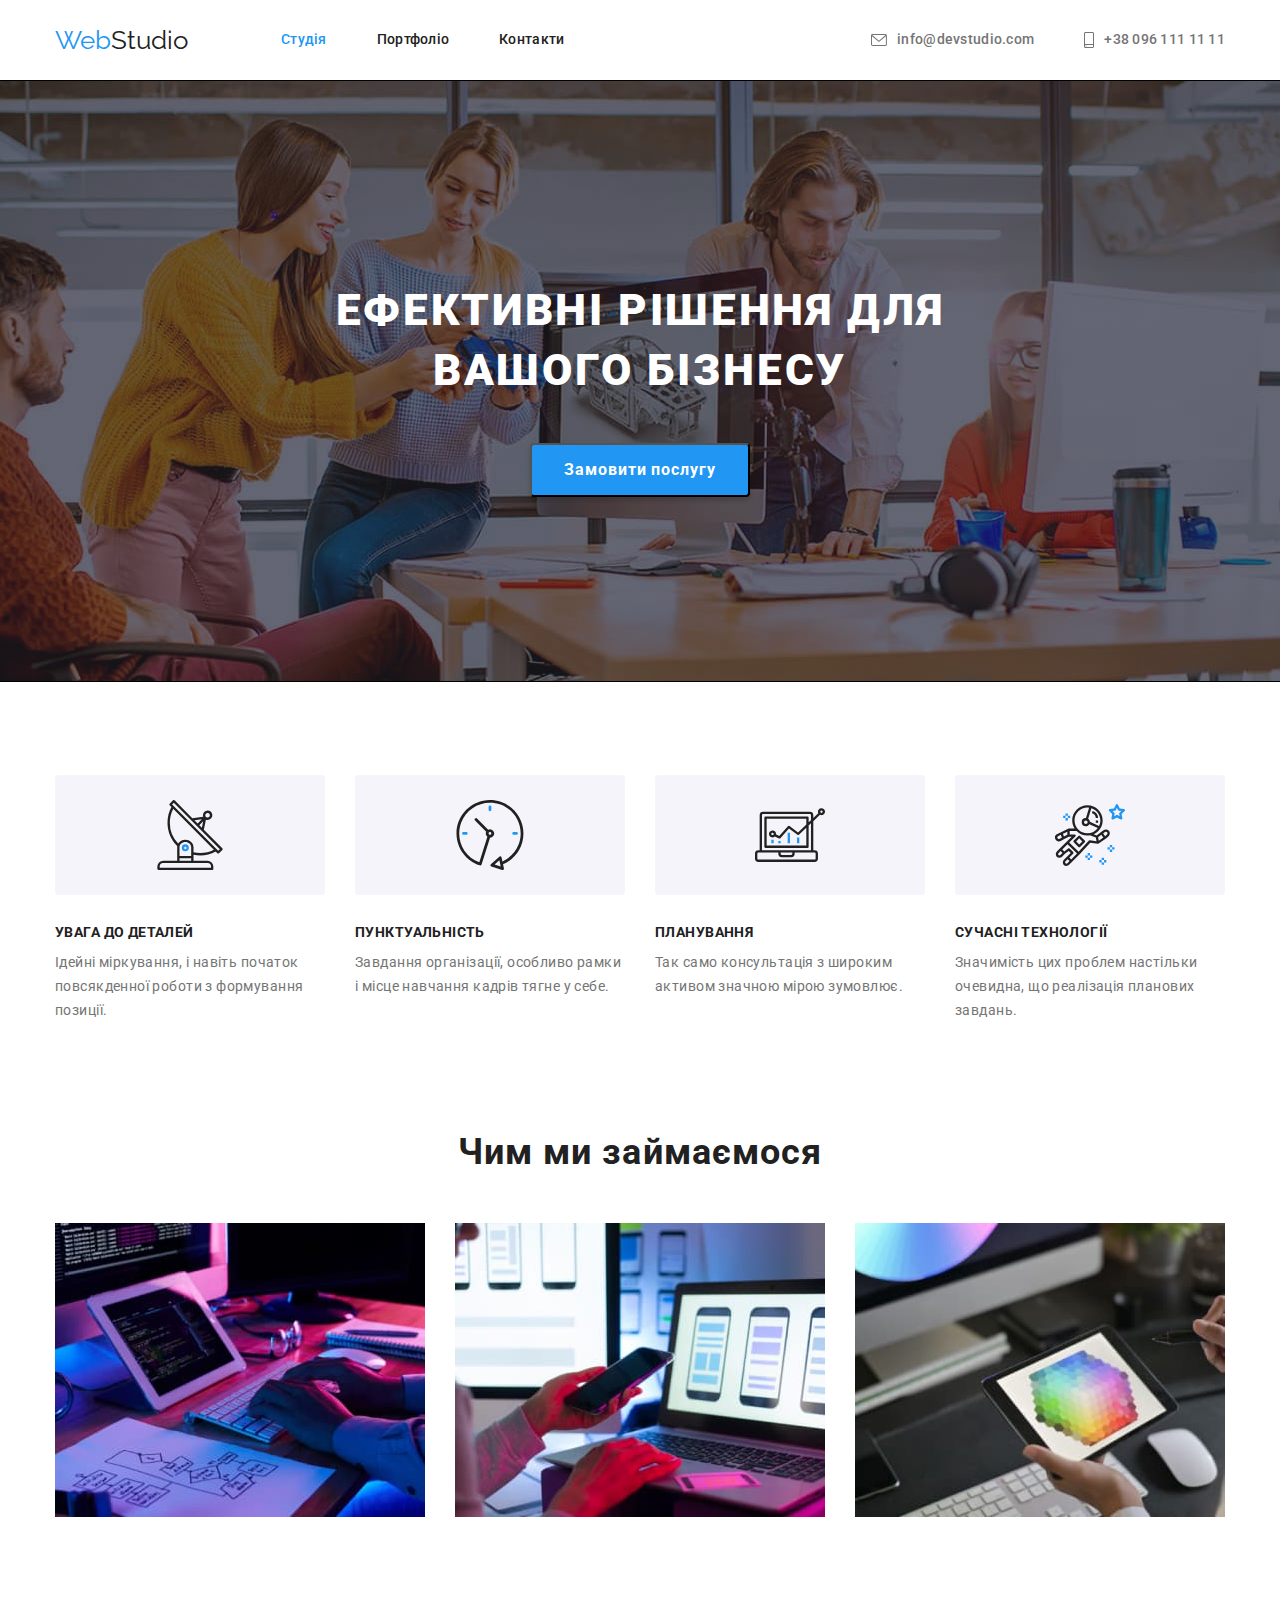
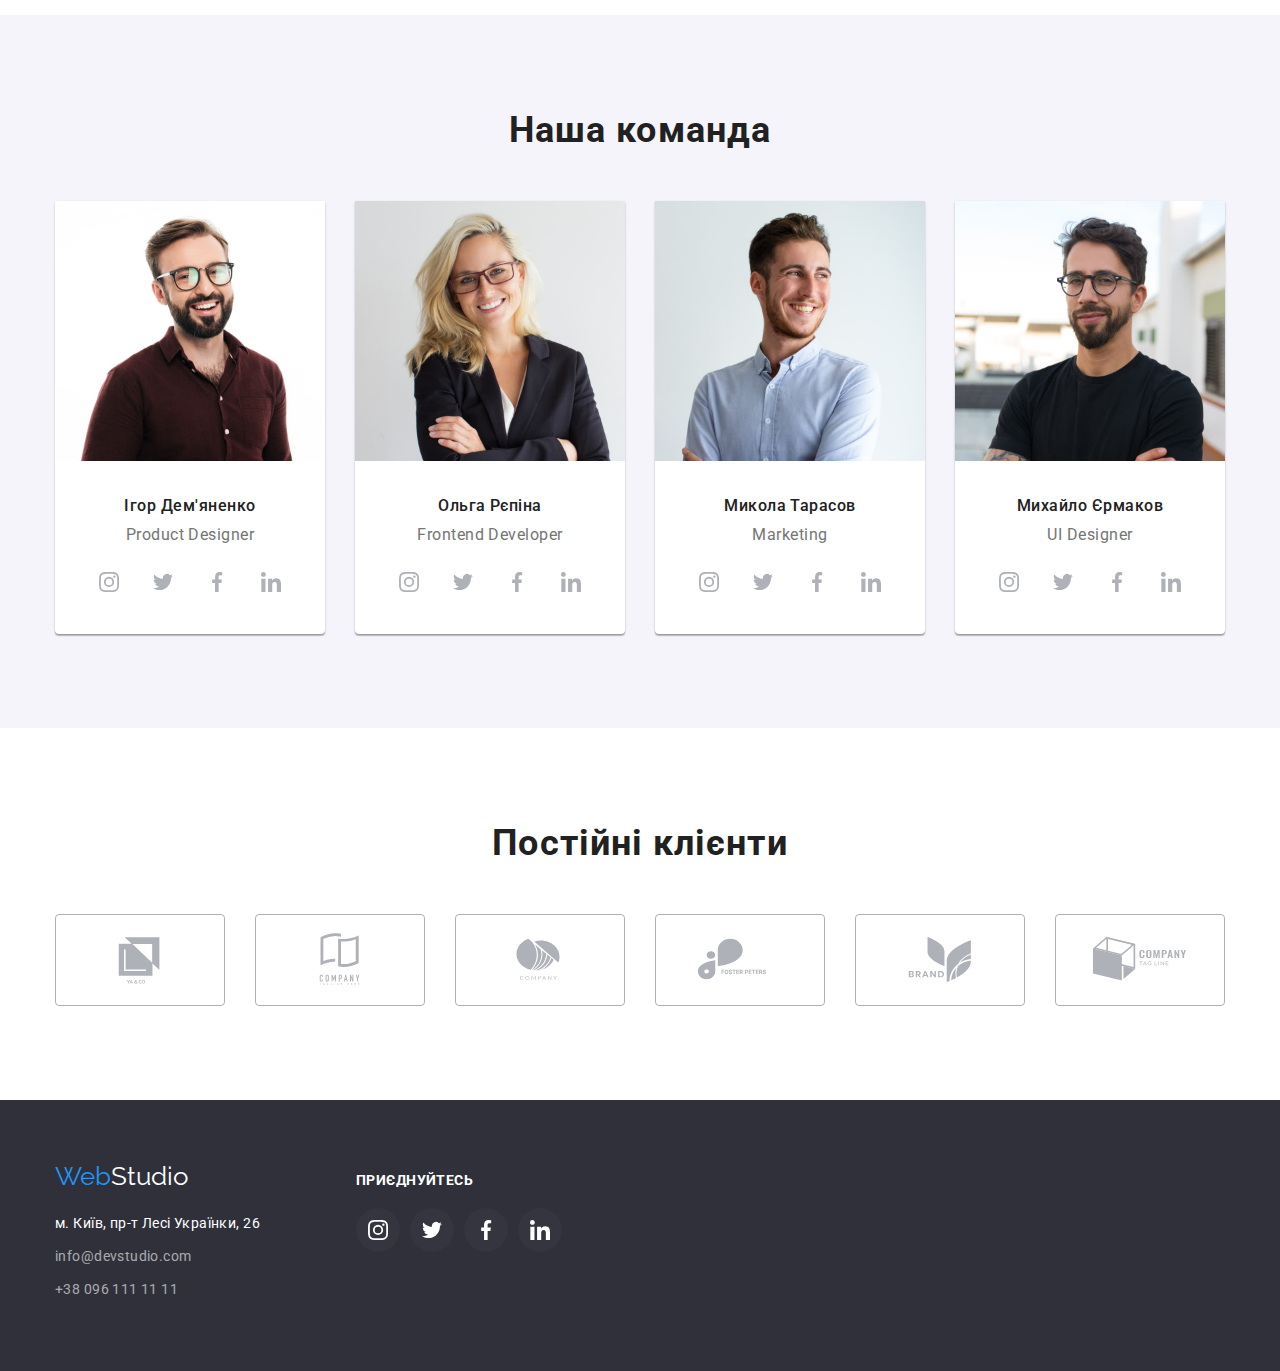
<file: index.html>
<!DOCTYPE html>
<html lang="uk">
<head>
    <meta charset="UTF-8">
    <meta http-equiv="X-UA-Compatible" content="IE=edge">
    <meta name="viewport" content="width=device-width, initial-scale=1.0">
    <title>Document</title>
    <link rel="preconnect" href="https://fonts.googleapis.com">
    <link rel="preconnect" href="https://fonts.gstatic.com" crossorigin>
    <link href="https://fonts.googleapis.com/css2?family=Raleway:wght@700&family=Roboto:wght@400;500;700;900&display=swap"
        rel="stylesheet">
    <link rel="stylesheet" href="https://cdnjs.cloudflare.com/ajax/libs/modern-normalize/1.1.0/modern-normalize.min.css">
    <link rel="stylesheet" href="./css/styles.css">
</head>
<body>
    <header>
        <div class="container">
        <nav class="main-nav">
        <a class="logo" href="./index.html" lang="en">Web<span class="item-element">Studio</span></a>
        <ul class="site-nav">
            <li class="item"><a href="./index.html" class="link current">Студія</a></li>
            <li class="item"><a href="./portfolio.html" class="link">Портфоліо</a></li>
            <li class="item"><a href="#" class="link">Контакти</a></li>
        </ul>
        </nav>
        <ul class="auth-nav">
            <li class="item">
                <a href="mailto:" class="link">
                <svg class="icon-contacts" width="16" height="12">
                    <use href="./images/icons.svg/sprite.svg#icon-e-mail"></use>
                </svg>
                info@devstudio.com</a></li>
            <li class="item">
                <a href="tel:+380961111111" class="link">
                <svg class="icon-contacts" width="10" height="16">
                    <use href="./images/icons.svg/sprite.svg#icon-smartphone"></use>
                </svg>
                +38 096 111 11 11</a></li>
        </ul>
        </div>
    </header>
    <main>
        <section class="hero overlay">
            <h1 class="hero-title">Ефективні рішення для вашого бізнесу</h1>
            <button type="button" class="button">Замовити послугу</button>
        </section>
        <section class="section our-advantages">
            <div class="container">
            <h2 class="visually-hidden">Наші переваги</h2>
            <ul class="part-list">
                <li class="item satellite">
                    <div class="advantages-icon">
                        <svg class="advantages-icon-part" width="70" height="70">
                            <use href="./images/icons.svg/sprite.svg#icon-antenna"></use>
                        </svg>
                    </div>
                    <h3 class="title">Увага до деталей</h3>
                    <p class="inform">Ідейні міркування, і навіть початок повсякденної роботи з формування позиції.</p>
                </li>
                <li class="item watch">
                    <div class="advantages-icon">
                        <svg class="" width="70" height="70">
                            <use href="./images/icons.svg/sprite.svg#icon-clock"></use>
                        </svg>
                    </div>
                    <h3 class="title">Пунктуальність</h3>
                    <p class="inform">Завдання організації, особливо рамки і місце навчання кадрів тягне у себе.</p>
                </li>
                <li class="item diagram">
                    <div class="advantages-icon">
                        <svg class="" width="70" height="70">
                            <use href="./images/icons.svg/sprite.svg#icon-diagram"></use>
                        </svg>
                    </div>
                    <h3 class="title">Планування</h3>
                    <p class="inform">Так само консультація з широким активом значною мірою зумовлює.</p>
                </li>
                <li class="item astronaut">
                    <div class="advantages-icon">
                        <svg class="" width="70" height="70">
                            <use href="./images/icons.svg/sprite.svg#icon-astronaut"></use>
                        </svg>
                    </div>
                    <h3 class="title">Сучасні технології</h3>
                    <p class="inform">Значимість цих проблем настільки очевидна, що реалізація планових завдань.</p>
                </li>
            </ul>
            </div>
        </section>
        <section class="section what-we-do">
            <div class="container">
            <h2 class="section-title">Чим ми займаємося</h2>
            <ul class="border">
                <li class="box">
                    <img src="./images/cod1.jpg" alt="Фронтоенд розробник пише код" width="370">
                </li>
                <li class="box">
                    <img src="./images/monitor2.jpg" alt="Дівчина переглядає розмітку екранів мобільних пристроїв на екрані ноутбука" width="370">
                </li>
                <li class="box">
                    <img src="./images/colours3.jpg" alt="Дизайнер вибирає колір на палітрі кольорів" width="370">
                </li>
            </ul>
            </div>
        </section>
        <section class="section-caption">
            <div class="container">
            <h2 class="section-title team">Наша команда</h2>
            <ul class="team-list">
                <li class="img">
                    <img src="./images/team1.jpg" alt="Усміхнений чоловік в окулярах у темній сорочці" width="270">
                    <div class="key-properties">
                    <h3 class="title">Ігор Дем'яненко</h3>
                    <p class="team-inform">Product Designer</p>
                    <ul class="social-links">
                        <li class="social-page">
                            <a href="" class="team-social-icon">
                                <svg class="" width="20" height="20">
                                    <use href="./images/icons.svg/sprite.svg#icon-instagram"></use>
                                </svg>
                            </a>
                        </li>
                        <li class="social-page">
                            <a href="" class="team-social-icon">
                                <svg class="" width="20" height="20">
                                    <use href="./images/icons.svg/sprite.svg#icon-twitter"></use>
                                </svg>
                            </a>
                        </li>
                        <li class="social-page">
                            <a href="" class="team-social-icon">
                                <svg class="" width="20" height="20">
                                    <use href="./images/icons.svg/sprite.svg#icon-facebook"></use>
                                </svg>
                            </a>
                        </li>
                        <li class="social-page">
                            <a href="" class="team-social-icon">
                                <svg class="" width="20" height="20">
                                    <use href="./images/icons.svg/sprite.svg#icon-linkedin"></use>
                                </svg>
                            </a>
                        </li>
                    </ul>
                    </div>
                </li>
                <li class="img">
                    <img src="./images/team2.jpg" alt="Усміхнена жінка в окулярах" width="270">
                    <div class="key-properties">
                    <h3 class="title">Ольга Рєпіна</h3>
                    <p class="team-inform">Frontend Developer</p>
                    <ul class="social-links">
                        <li class="social-page">
                            <a href="" class="team-social-icon">
                                <svg class="" width="20" height="20">
                                    <use href="./images/icons.svg/sprite.svg#icon-instagram"></use>
                                </svg>
                            </a>
                        </li>
                        <li class="social-page">
                            <a href="" class="team-social-icon">
                                <svg class="" width="20" height="20">
                                    <use href="./images/icons.svg/sprite.svg#icon-twitter"></use>
                                </svg>
                            </a>
                        </li>
                        <li class="social-page">
                            <a href="" class="team-social-icon">
                                <svg class="" width="20" height="20">
                                    <use href="./images/icons.svg/sprite.svg#icon-facebook"></use>
                                </svg>
                            </a>
                        </li>
                        <li class="social-page">
                            <a href="" class="team-social-icon">
                                <svg class="" width="20" height="20">
                                    <use href="./images/icons.svg/sprite.svg#icon-linkedin"></use>
                                </svg>
                            </a>
                        </li>
                    </ul>
                    </div>
                </li>
                <li class="img">
                    <img src="./images/team3.jpg" alt="Усміхнений чоловік у світлій сорочці" width="270">
                    <div class="key-properties">
                    <h3 class="title">Микола Тарасов</h3>
                    <p class="team-inform">Marketing</p>
                    <ul class="social-links">
                        <li class="social-page">
                            <a href="" class="team-social-icon">
                                <svg class="" width="20" height="20">
                                    <use href="./images/icons.svg/sprite.svg#icon-instagram"></use>
                                </svg>
                            </a>
                        </li>
                        <li class="social-page">
                            <a href="" class="team-social-icon">
                                <svg class="" width="20" height="20">
                                    <use href="./images/icons.svg/sprite.svg#icon-twitter"></use>
                                </svg>
                            </a>
                        </li>
                        <li class="social-page">
                            <a href="" class="team-social-icon">
                                <svg class="" width="20" height="20">
                                    <use href="./images/icons.svg/sprite.svg#icon-facebook"></use>
                                </svg>
                            </a>
                        </li>
                        <li class="social-page">
                            <a href="" class="team-social-icon">
                                <svg class="" width="20" height="20">
                                    <use href="./images/icons.svg/sprite.svg#icon-linkedin"></use>
                                </svg>
                            </a>
                        </li>
                    </ul>
                    </div>
                </li>
                <li class="img">
                    <img src="./images/team4.jpg" alt="Усміхнений чоловік в окулярах у чорній футболці" width="270">
                    <div class="key-properties">
                    <h3 class="title">Михайло Єрмаков</h3>
                    <p class="team-inform">UI Designer</p>
                    <ul class="social-links">
                        <li class="social-page">
                            <a href="" class="team-social-icon">
                                <svg class="" width="20" height="20">
                                    <use href="./images/icons.svg/sprite.svg#icon-instagram"></use>
                                </svg>
                            </a>
                        </li>
                        <li class="social-page">
                            <a href="" class="team-social-icon">
                                <svg class="" width="20" height="20">
                                    <use href="./images/icons.svg/sprite.svg#icon-twitter"></use>
                                </svg>
                            </a>
                        </li>
                        <li class="social-page">
                            <a href="" class="team-social-icon">
                                <svg class="" width="20" height="20">
                                    <use href="./images/icons.svg/sprite.svg#icon-facebook"></use>
                                </svg>
                            </a>
                        </li>
                        <li class="social-page">
                            <a href="" class="team-social-icon">
                                <svg class="" width="20" height="20">
                                    <use href="./images/icons.svg/sprite.svg#icon-linkedin"></use>
                                </svg>
                            </a>
                        </li>
                    </ul>
            </div>
        </section>
        <section class="section-clients">
            <div class="container">
                <h2 class="section-title">Постійні клієнти</h2>
                <ul class="our-clients">
                    <li class="clients-item"><a href="" class="clients-link">
                        <svg class="clients-icon" width="106" height="60">
                            <use href="./images/icons.svg/sprite.svg#icon-logo-1"></use>
                        </svg>
                    </a></li>
                    <li class="clients-item"><a href="" class="clients-link">
                        <svg class="clients-icon" width="106" height="60">
                            <use href="./images/icons.svg/sprite.svg#icon-logo-2"></use>
                        </svg>
                    </a></li>
                    <li class="clients-item"><a href="" class="clients-link">
                        <svg class="clients-icon" width="106" height="60">
                            <use href="./images/icons.svg/sprite.svg#icon-logo-3"></use>
                        </svg>
                    </a></li>
                    <li class="clients-item"><a href="" class="clients-link">
                        <svg class="clients-icon" width="106" height="60">
                            <use href="./images/icons.svg/sprite.svg#icon-logo-4"></use>
                        </svg>
                    </a></li>
                    <li class="clients-item"><a href="" class="clients-link">
                        <svg class="clients-icon" width="106" height="60">
                            <use href="./images/icons.svg/sprite.svg#icon-logo-5"></use>
                        </svg>
                    </a></li>
                    <li class="clients-item"><a href="" class="clients-link">
                        <svg class="clients-icon" width="106" height="60">
                            <use href="./images/icons.svg/sprite.svg#icon-logo-6"></use>
                        </svg>
                    </a></li>
                </ul>
            </div>
        </section>
    </main>
    <footer class="bottom">
        <div class="container footer-part">
        <div class="container bottom-info">
        <a class="bottom-logo" href="./index.html" lang="en">Web<span class="part-element">Studio</span></a>
        <address>
            <ul class="botton-adress">
                <li class="bottom-nav"><a href="https://goo.gl/maps/CPtrU1FHBa2aNyZL9" target="_blank" rel="noopener noreferrer nofollow" class="adress-element">м. Київ, пр-т Лесі
                Українки, 26</a></li>
                <li class="bottom-nav"><a href="mailto:info@devstudio.com" class="bottom-item">info@devstudio.com</a></li>
                <li class="bottom-nav"><a href="tel:+380961111111" class="bottom-item">+38 096 111 11 11</a></li>
            </ul>
        </address>
        </div>
        <div class="container bottom-link">
            <p class="bottom-title">Приєднуйтесь</p>
            <ul class="bottom-social-links">
                <li class="bottom-social-page">
                    <a href="" class="bottom-social-icon">
                        <svg class="" width="20" height="20">
                            <use href="./images/icons.svg/sprite.svg#icon-instagram"></use>
                        </svg>
                    </a>
                </li>
                <li class="bottom-social-page">
                    <a href="" class="bottom-social-icon">
                        <svg class="" width="20" height="20">
                            <use href="./images/icons.svg/sprite.svg#icon-twitter"></use>
                        </svg>
                    </a>
                </li>
                <li class="bottom-social-page">
                    <a href="" class="bottom-social-icon">
                        <svg class="" width="20" height="20">
                            <use href="./images/icons.svg/sprite.svg#icon-facebook"></use>
                        </svg>
                    </a>
                </li>
                <li class="bottom-social-page">
                    <a href="" class="bottom-social-icon">
                        <svg class="" width="20" height="20">
                            <use href="./images/icons.svg/sprite.svg#icon-linkedin"></use>
                        </svg>
                    </a>
                </li>
            </ul>
        </div>
        </div>
    </footer>
</body>
</html>
</file>
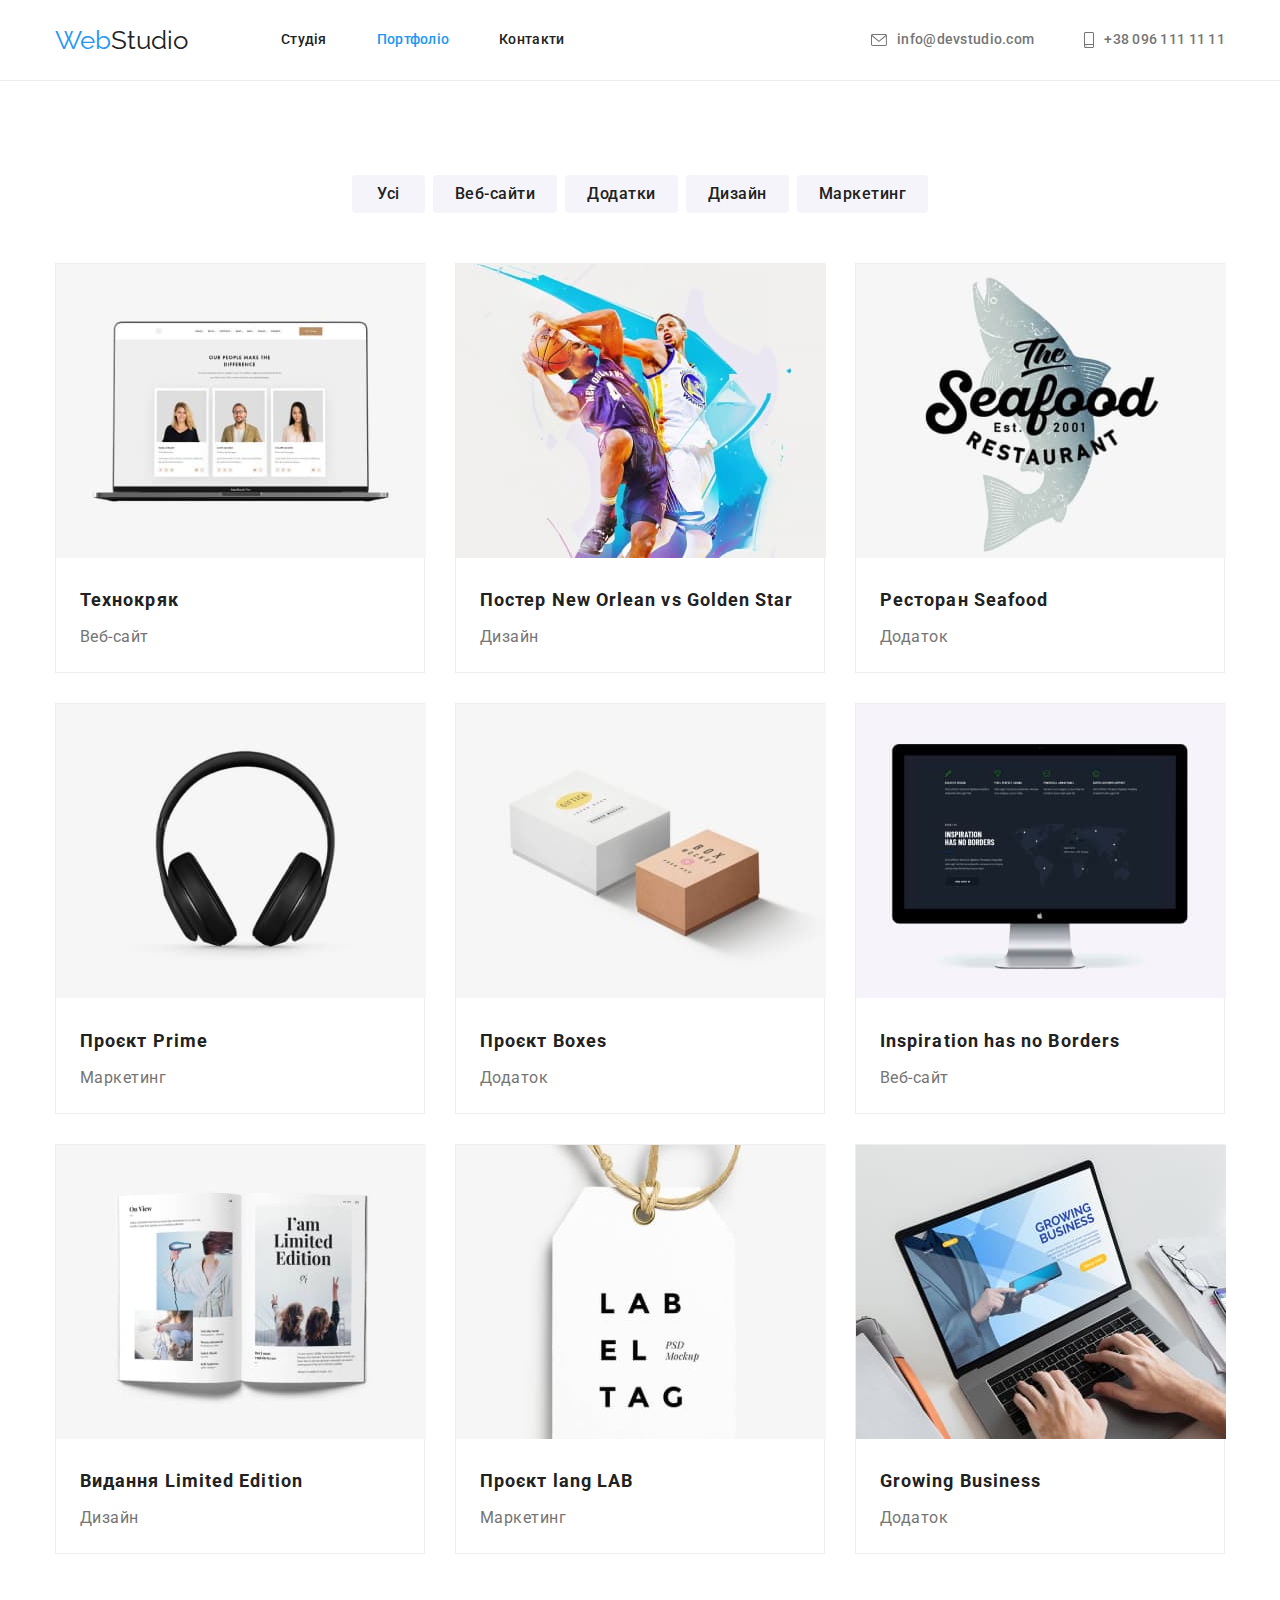
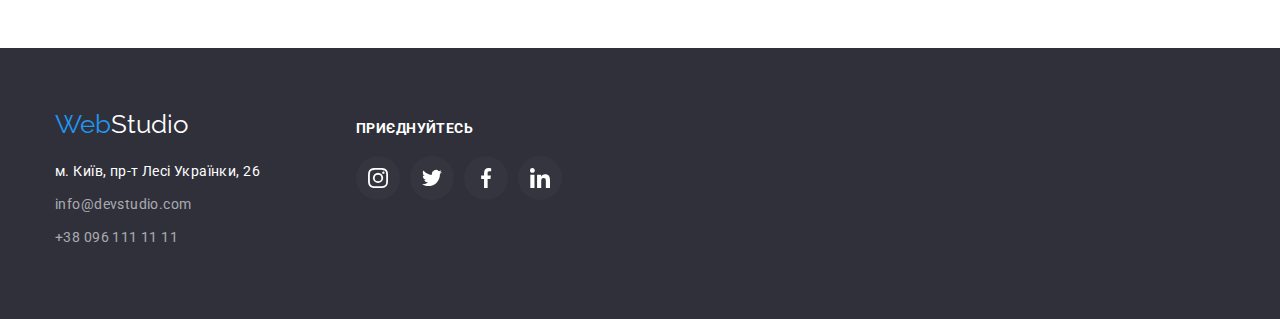
<file: portfolio.html>
<!DOCTYPE html>
<html lang="en">
<head>
    <meta charset="UTF-8">
    <meta http-equiv="X-UA-Compatible" content="IE=edge">
    <meta name="viewport" content="width=device-width, initial-scale=1.0">
    <title>Document</title>
    <link rel="preconnect" href="https://fonts.googleapis.com">
    <link rel="preconnect" href="https://fonts.gstatic.com" crossorigin>
    <link href="https://fonts.googleapis.com/css2?family=Raleway:wght@700&family=Roboto:wght@400;500;700;900&display=swap"
        rel="stylesheet">
    <link rel="stylesheet" href="https://cdnjs.cloudflare.com/ajax/libs/modern-normalize/1.1.0/modern-normalize.min.css">
    <link rel="stylesheet" href="./css/styles.css">
</head>
<body>
    <header>
        <div class="container">
            <nav class="main-nav">
                <a class="logo" href="./index.html" lang="en">Web<span class="item-element">Studio</span></a>
                <ul class="site-nav">
                    <li class="item"><a href="./index.html" class="link">Студія</a></li>
                    <li class="item"><a href="./portfolio.html" class="link current">Портфоліо</a></li>
                    <li class="item"><a href="#" class="link">Контакти</a></li>
                </ul>
            </nav>
            <ul class="auth-nav">
                <li class="item">
                    <a href="mailto:" class="link">
                        <svg class="icon-contacts" width="16" height="12">
                            <use href="./images/icons.svg/sprite.svg#icon-e-mail"></use>
                        </svg>
                        info@devstudio.com</a>
                </li>
                <li class="item">
                    <a href="tel:+380961111111" class="link">
                        <svg class="icon-contacts" width="10" height="16">
                            <use href="./images/icons.svg/sprite.svg#icon-smartphone"></use>
                        </svg>
                        +38 096 111 11 11</a>
                </li>
            </ul>
        </div>
    </header>
    <main>
        <section class="section section-portfolio">
            <div class="container">
            <h1 class="visually-hidden">Портфоліо</h1>
            <ul class="button-part">
                <li class="portfolio-button"><button type="button" class="item current">Усі</button></li>
                <li class="portfolio-button"><button type="button" class="item">Веб-сайти</button></li>
                <li class="portfolio-button"><button type="button" class="item">Додатки</button></li>
                <li class="portfolio-button"><button type="button" class="item">Дизайн</button></li>
                <li class="portfolio-button"><button type="button" class="item">Маркетинг</button></li>
            </ul>
            <ul class="work">
                <li class="work-list">
                    <a href="#" class="img-portfolio">
                    <img src="./images/website1.jpg" alt="троє людей, дві жінки та один чоловік" width="370">
                    <div class="section-element">
                    <h2 class="section-title second">Технокряк</h2>
                    <p class="work-page">Веб-сайт</p>
                    </div>
                    </a>
                </li>
                <li class="work-list">
                    <a href="#" class="img-portfolio">
                    <img src="./images/poster1.jpg" alt="два баскетболіста, один намагається відібрати м`яча у іншого" width="370">
                    <div class="section-element">
                    <h2 class="section-title second">Постер New Orlean vs Golden Star</h2>
                    <p class="work-page">Дизайн</p>
                    </div>
                    </a>
                </li>
                <li class="work-list">
                    <a href="#" class="img-portfolio">
                    <img src="./images/addition1.jpg" alt="риба та на її фоні назва ресторану" width="370">
                    <div class="section-element">
                    <h2 class="section-title second">Ресторан Seafood</h2>
                    <p class="work-page">Додаток</p>
                    </div>
                    </a>
                </li>
                <li class="work-list">
                    <a href="#" class="img-portfolio">
                    <img src="./images/marketing1.jpg" alt="великі навушники" width="370">
                    <div class="section-element">
                    <h2 class="section-title second">Проєкт Prime</h2>
                    <p class="work-page">Маркетинг</p>
                    </div>
                    </a>
                </li>
                <li class="work-list">
                    <a href="#" class="img-portfolio">
                    <img src="./images/addition2.jpg" alt="дві коробки" width="370">
                    <div class="section-element">
                    <h2 class="section-title second">Проєкт Boxes</h2>
                    <p class="work-page">Додаток</p>
                    </div>
                    </a>
                </li>
                <li class="work-list">
                    <a href="#" class="img-portfolio">
                    <img src="./images/website2.jpg" alt="монітор з відкритим сайтом" width="370">
                    <div class="section-element">
                    <h2 class="section-title second">Inspiration has no Borders</h2>
                    <p class="work-page">Веб-сайт</p>
                    </div>
                    </a>
                </li>
                <li class="work-list">
                    <a href="#" class="img-portfolio">
                    <img src="./images/design.jpg" alt="відкритий журнал" width="370">
                    <div class="section-element">
                    <h2 class="section-title second">Видання Limited Edition</h2>
                    <p class="work-page">Дизайн</p>
                    </div>
                    </a>
                </li>
                <li class="work-list">
                    <a href="#" class="img-portfolio">
                    <img src="./images/marketing2.jpg" alt="" width="370">
                    <div class="section-element">
                    <h2 class="section-title second">Проєкт lang LAB</h2>
                    <p class="work-page">Маркетинг</p>
                    </div>
                    </a>
                </li>
                <li class="work-list">
                    <a href="#" class="img-portfolio">
                    <img src="./images/addition3.jpg" alt="білий жетон з написом на нитці" width="370">
                    <div class="section-element">
                    <h2 class="section-title second">Growing Business</h2>
                    <p class="work-page">Додаток</p>
                    </div>
                    </a>
                </li>
            </ul>
            </div>
        </section>
    </main>
<footer class="bottom">
    <div class="container footer-part">
        <div class="container bottom-info">
            <a class="bottom-logo" href="./index.html" lang="en">Web<span class="part-element">Studio</span></a>
            <address>
                <ul class="botton-adress">
                    <li class="bottom-nav"><a href="https://goo.gl/maps/CPtrU1FHBa2aNyZL9" target="_blank"
                            rel="noopener noreferrer nofollow" class="adress-element">м. Київ, пр-т Лесі
                            Українки, 26</a></li>
                    <li class="bottom-nav"><a href="mailto:info@devstudio.com"
                            class="bottom-item">info@devstudio.com</a></li>
                    <li class="bottom-nav"><a href="tel:+380961111111" class="bottom-item">+38 096 111 11 11</a></li>
                </ul>
            </address>
        </div>
        <div class="container bottom-link">
            <p class="bottom-title">Приєднуйтесь</p>
            <ul class="bottom-social-links">
                <li class="bottom-social-page">
                    <a href="" class="bottom-social-icon">
                        <svg class="" width="20" height="20">
                            <use href="./images/icons.svg/sprite.svg#icon-instagram"></use>
                        </svg>
                    </a>
                </li>
                <li class="bottom-social-page">
                    <a href="" class="bottom-social-icon">
                        <svg class="" width="20" height="20">
                            <use href="./images/icons.svg/sprite.svg#icon-twitter"></use>
                        </svg>
                    </a>
                </li>
                <li class="bottom-social-page">
                    <a href="" class="bottom-social-icon">
                        <svg class="" width="20" height="20">
                            <use href="./images/icons.svg/sprite.svg#icon-facebook"></use>
                        </svg>
                    </a>
                </li>
                <li class="bottom-social-page">
                    <a href="" class="bottom-social-icon">
                        <svg class="" width="20" height="20">
                            <use href="./images/icons.svg/sprite.svg#icon-linkedin"></use>
                        </svg>
                    </a>
                </li>
            </ul>
        </div>
    </div>
</footer>
</body>
</html>
</file>
<file: css/styles.css>
/* вторичний колір #212121 */

/* білий #000000 */

/* акцент #2196F3 */

/* вторичний колір #F5F4FA */

:root {
    --primary-text-color: #757575;
    --title-text-color: #212121;
    --accent-color: #2196f3;
    --primary-bg-color: #ffffff;
    --secondary-bg-color: #2F303A;
    --third-bg-color: #F5F4FA;
    --secondary-accent-color: #188CE8;
    --fourth-bg-color: #2F303A;
    --fifth-bg-color: #C4C4C4;
    --sixth-bg-color: #AFB1B8;
}

* {
    box-sizing: border-box;
}

*,
*::before,
*::after {
    box-sizing: border-box;
}

.container {
    margin-left: auto;
    margin-right: auto;
    width: 1200px;
    padding-left: 15px;
    padding-right: 15px;
}

section .section {
    padding-top: 94px;
    padding-bottom: 94px;
}

body {
    background-color: var(--primary-bg-color);
    color: var(--primary-text-color);
    font-family: Roboto, sans-serif;
    margin: 0;
}

/* utilities */
.list {
    padding: 0;
    margin: 0;
    list-style: 0;
}

ul {
    list-style: none;
    padding: 0;
    margin: 0;

}

h1 {
    margin-bottom: 30px;
    margin-right: auto;
    margin-left: auto;
    max-width: 696px;
}

header {
    border-bottom: 1px solid #ececec;
}

header .container {
    display: flex;
}

/* main nav */
.main-nav {
    display: flex;
    align-items: center;
}

/* logo */
.logo {
    display: flex;
    color: var(--accent-color);
    text-decoration: none;
    font-family: Raleway, sans-serif;
    font-size: 26px;
    line-height: 1.19;
}

.bottom-logo {
    color: var(--accent-color);
    text-decoration: none;
    font-family: Raleway, sans-serif;
    font-size: 26px;
    line-height: 1.19;
    margin-top: 0;
}

.logo .item-element {
    display: flex;
    color: var(--title-text-color);
}

.bottom-logo .part-element {
    color: var(--primary-bg-color);
}

/* site-nav */

.site-nav {
    display: flex;
    margin-left: 93px;
}

.site-nav .item {
    margin-right: 50px;
}

.site-nav .item:last-child {
    margin-right: 0;
}

.site-nav .link {
    display: block;
    color: var(--title-text-color);
    text-decoration: none;
    font-weight: 500;
    font-size: 14px;
    line-height: 1.14;
    letter-spacing: 0.02em;
    padding-top: 32px;
    padding-bottom: 32px;
}
.site-nav .link:hover,
.site-nav .link:focus {
    color: var(--accent-color);
}

.site-nav .link.current {
    color: var(--accent-color);
}

.site-nav .item {
    color: var(--title-text-color);
}

/* auth-nav */

.auth-nav {
    display: flex;
    margin-left: auto;
}

.auth-nav .item +.item {
    margin-left: 50px;
}

.auth-nav .link {
    display: flex;
    align-items: center;
    color: var(--primary-text-color);
    text-decoration: none;
    font-weight: 500;
    font-size: 14px;
    line-height: 1.14;
    letter-spacing: 0.02em;
    padding-top: 32px;
    padding-bottom: 32px;
}

.auth-nav .link:hover,
.auth-nav .link:focus {
    color: var(--accent-color);
}

.icon-contacts {
    fill: currentColor;
    margin-right: 10px;
}

.icon-contacts:hover {
    fill: currentColor;
}

/* hero */

.hero {
    padding-top: 200px;
    padding-bottom: 200px;
    background-color: var(--secondary-bg-color);
}

.hero,
.hero-title {
    color: var(--primary-bg-color);
    font-weight: 900;
    font-size: 44px;
    line-height: 1.36;
    letter-spacing: 0.06em;
    text-transform: uppercase;
    margin-top: 0;
    text-align: center;
}

.hero-title {
    margin-bottom: 30px;
}

/* Img Overlay */
.overlay {
    max-width: 1600px;
    height: 600px;
    margin-left: auto;
    margin-right: auto;
    outline: 1px solid black;
    background-image: linear-gradient(to right,
    rgba(47, 48, 58, 0.4),
    rgba(47, 48, 58, 0.4)),
    url(../images/fon.jpg);
    background-repeat: no-repeat;
    background-position: center;
    background-size: cover;
}

/* section */
.section-title {
    color: var(--title-text-color);
    font-weight: 700;
    font-size: 36px;
    line-height: 1.17;
    letter-spacing: 0.03em;
    margin-top: 0;
    margin-bottom: 50px;
    text-align: center;
}

.section-title .second {
    padding-top: 20px;
    margin-bottom: 4px;
}

.second {
    text-align: start;
}

.team {

    margin-bottom: 50px;
}

.section-caption {
    background-color: var(--third-bg-color);
    padding-bottom: 94px;
    padding-top: 94px;
}

.section-portfolio {
    padding-top: 94px;
    padding-bottom: 94px;
}

/* headlines */
.visually-hidden {
    position: absolute;
    white-space: nowrap;
    width: 1px;
    height: 1px;
    overflow: hidden;
    border: 0;
    padding: 0;
    clip: rect(0 0 0 0);
    clip-path: inset(50%);
    margin: -1px;
}

/* advantages */

.part-list {
    display: flex;
}

.our-advantages {
    padding-top: 94px;
    padding-bottom: 94px;
}

.part-list .item {
    width: 270px;
    margin-left: 30px;
}

.part-list .item:first-child {
    margin-left: 0;
}

.advantages-icon {
    display: flex;
    content: "";
    align-items: center;
    justify-content: center;
    height: 120px;
    background-color: var(--third-bg-color);
    margin-bottom: 30px;
    
    background-size: contain;
    background-repeat: no-repeat;
    background-position: center;
    border-radius: 4px;
}



.part-list .item .satellite::before {
    background-image: url();
}

.part-list .item .watch::before {
    background-image: url();
}

.part-list .item .diagram::before {
    background-image: url();
}

.part-list .item .astronaut::before {
    background-image: url();
}

.part-list .title {
    color: var(--title-text-color);
    font-weight: 700;
    font-size: 14px;
    line-height: 1.14;
    letter-spacing: 0.03em;
    text-transform: uppercase;
    margin-top: 0;
    margin-bottom: 10px;
}

.part-list .inform {
    font-size: 14px;
    line-height: 1.71;
    letter-spacing: 0.03em;
    margin-top: 0;
}

.border {
    display: flex;
}
    
.border .box {
    margin-right: 30px;
}

.border .box:last-child {
    margin-right: 0;
}

.border .box {
    justify-content: space-between;
}

.what-we-do {
    padding-bottom: 94px;
}

/* team */

.team-list {
    display: flex;
} 

.team-list .img {
    margin-right: 30px;
    box-shadow: 0px 1px 3px rgba(0, 0, 0, 0.12), 0px 1px 1px rgba(0, 0, 0, 0.14), 0px 2px 1px rgba(0, 0, 0, 0.2);
    border-radius: 0px 0px 4px 4px;
    width: 270px;
}

.team-list .img .title:last-child {
    margin-right: 0;
}

.team-list .img .title {
    color: var(--title-text-color);
    font-weight: 500;
    font-size: 16px;
    line-height: 1.19;
    letter-spacing: 0.03em;
    margin-top: 0;
    margin-bottom: 10px;
    text-align: center;
    
}

.team-list .img .team-inform {
    font-size: 16px;
    line-height: 1.19;
    letter-spacing: 0.03em;
    margin-top: 0;
    margin-bottom: 16px;
    text-align: center;
}

.key-properties {
    padding-top: 30px;
    padding-bottom: 30px;
}

.social-links {
    display: inline-flex;
    flex-direction: row;
    align-items: center;
    justify-content: center;
    gap: 10px;
    padding: 0;
    margin-top: 0;
    margin-left: 32px;
    
    list-style: none;
}

.team-social-icon {
    display: flex;
    align-items: center;
    justify-content: center;

    background-color: var(--primary-bg-color);
    border-radius: 50%;
    width: 44px;
    height: 44px;
        
    fill: var(--sixth-bg-color);
}

.team-social-icon:hover,
.team-social-icon:focus {
    display: flex;
    align-items: center;
    justify-content: center;
    background-color: var(--accent-color);
    background-size: 100%;
    fill: var(--primary-bg-color);
    border-radius: 50%;
}

/* button */
.button {
    color: var(--primary-bg-color);
    background: var(--accent-color);
    font-family: inherit;
    font-style: normal;
    font-weight: 700;
    font-size: 16px;
    line-height: 1.87;
    display: flex;
    align-items: center;
    text-align: center;
    letter-spacing: 0.06em;
    cursor: pointer;
    padding: 10px 32px;
    display: inline-block;
    box-shadow: 0px 4px 4px rgba(0, 0, 0, 15%);
    border-radius: 4px;
}

.button:hover,
.button:focus {
    color: var(--primary-bg-color);
    background-color: var(--secondary-accent-color);
}

.button-part .item.current {
    color: var(--title-text-color);
    background-color: var(--third-bg-color);
    font-family: Roboto, sans-serif;
    font-style: normal;
    font-weight: 500;
    font-size: 16px;
    line-height: 1.62;
    letter-spacing: 0.03em;
    padding: 6px 25px;
    min-width: 73px;
    
    }

.button-part .item {
    color: var(--title-text-color);
    background-color: var(--third-bg-color);
    font-family: Roboto, sans-serif;
    font-style: normal;
    font-weight: 500;
    font-size: 16px;
    line-height: 1.62;
    letter-spacing: 0.03em;
    padding: 6px 22px;
    min-width: 103px;
    border: 0px solid transparent;
}

.button-part .item:hover,
.button-part .item:focus {
    background-color: var(--accent-color);
    color: var(--primary-bg-color);
    box-shadow: 0px 3px 1px rgba(0, 0, 0, 0.1), 0px 1px 2px rgba(0, 0, 0, 0.08), 0px 2px 2px rgba(0, 0, 0, 0.12);
}

.button-part .item {
    cursor: pointer;
    border-radius: 4px;
}

.button-part {
    display: flex;
    justify-content: center;
    margin-bottom: 50px;
    
}

.button-part .portfolio-button {
    margin-right: 8px;
}

.button-part .portfolio-button:last-child {
    margin-right: 0;
}

/* images */
.img {
    background-color: var(--primary-bg-color);
    text-decoration: none;
    margin-top: 0;
}

.img-portfolio {
    background-color: var(--primary-bg-color);
    text-decoration: none;
    margin-top: 0;
}

.img-portfolio .section-title {
    font-weight: 700;
    font-size: 18px;
    line-height: 2;
    letter-spacing: 0.06em;
    margin-top: 0;
    margin-bottom: 4px;
}

.img-portfolio .work-page {
    font-size: 16px;
    line-height: 1.87;
    letter-spacing: 0.03em;
    color: var(--primary-text-color);
    margin-top: 0;
    margin-bottom: 0;
}

.work {
    display: flex;
    flex-wrap: wrap;
    gap: 30px;
}

.work-list {
    width: calc((100% - 60px) / 3);
}

.work .img-portfolio {
    display: block;
    border: 1px solid #EEEEEE;
    
}

.work .img-portfolio:hover,
.work .img-portfolio:focus {
    box-shadow: 0px 1px 1px rgba(0, 0, 0, 0.12), 0px 4px 4px rgba(0, 0, 0, 0.06), 1px 4px 6px rgba(0, 0, 0, 0.16);
}

.section-element {
    padding-top: 20px;
    padding-bottom: 20px;
    padding-left: 24px;
    padding-right: 24px;
}

/* our-clients */

.section-clients {
    padding-top: 94px;
    padding-bottom: 94px;
}

.our-clients {
    display: flex;
    gap: 30px;
}

.clients-item {
width: calc((100% - 30px) / 6);
}

.clients-link{
    width: 100%;
    height: 92px;
    border: 1px solid var(--sixth-bg-color);
    display: flex;
    align-items: center;
    justify-content: center;
    border-radius: 4px;
    fill: #AFB1B8
}

.clients-link:hover,
.clients-link:focus {
    fill: var(--accent-color);
    border: 1px solid var(--accent-color);
}

/* adress */
li .adress-element {
    color: var(--primary-bg-color);
    text-decoration: none;
    font-style: normal;
    font-size: 14px;
    line-height: 1.71;
    letter-spacing: 0.03em;
    margin-top: 0;
}

/* bottom */

.footer-part {
    display: flex;
    align-items: baseline;
}

.bottom {
    display: flex;
    background-color: var(--fourth-bg-color);
    color: var(--primary-bg-color);
    padding-top: 60px;
    padding-bottom: 60px;
}

.container.bottom-info {
    display: block;
    width: 231px;
    padding: 0;
}

.bottom-logo {
    display: block;
    margin-bottom: 20px;
}

.bottom-adress {
    margin: 0;
    padding: 0;
    
}

li .bottom-item {
    color: rgba(255, 255, 255, 0.6);
    font-style: normal;
    text-decoration: none;
    font-size: 14px;
    line-height: 1.71;
    letter-spacing: 0.03em;
    margin-top: 0;
    margin-bottom: 9px;
}

li .bottom-item:hover,
li .bottom-item:focus {
    color: var(--accent-color);
}

.bottom-nav {
    margin-bottom: 9px;
    margin-top: 0;
}

.bottom-title {
    font-style: normal;
    font-weight: 700;
    font-size: 14px;
    line-height: 16px;
    letter-spacing: 0.03em;
    text-transform: uppercase;
    margin-top: 0;
    margin-bottom: 20px;
    color: var(--primary-bg-color);
    padding-top: 12px;
}

.bottom-link {
    display: block;
    width: 206px;
    margin-left: 0;
    margin-right: 0;
    padding: 0;
}

.bottom-info {
    margin-left: 0;
    margin-right: 70px;
}

.bottom-social-links {
    display: inline-flex;
    flex-direction: row;
    align-items: center;
    justify-content: center;
    gap: 10px;
    margin: 0;

    list-style: none;
}

.bottom-social-icon {
    display: flex;
    align-items: center;
    justify-content: center;

    background-color: rgba(100, 100, 100, 0.1);
    border-radius: 50%;
    width: 44px;
    height: 44px;
    
    fill: var(--primary-bg-color);
}

.bottom-social-icon:hover,
.bottom-social-icon:focus {
    display: flex;
    align-content: center;
    justify-content: center;
    background-color: var(--accent-color);
    background-size: 100%;
    fill: var(--primary-bg-color);
    border-radius: 50%;
}
</file>
